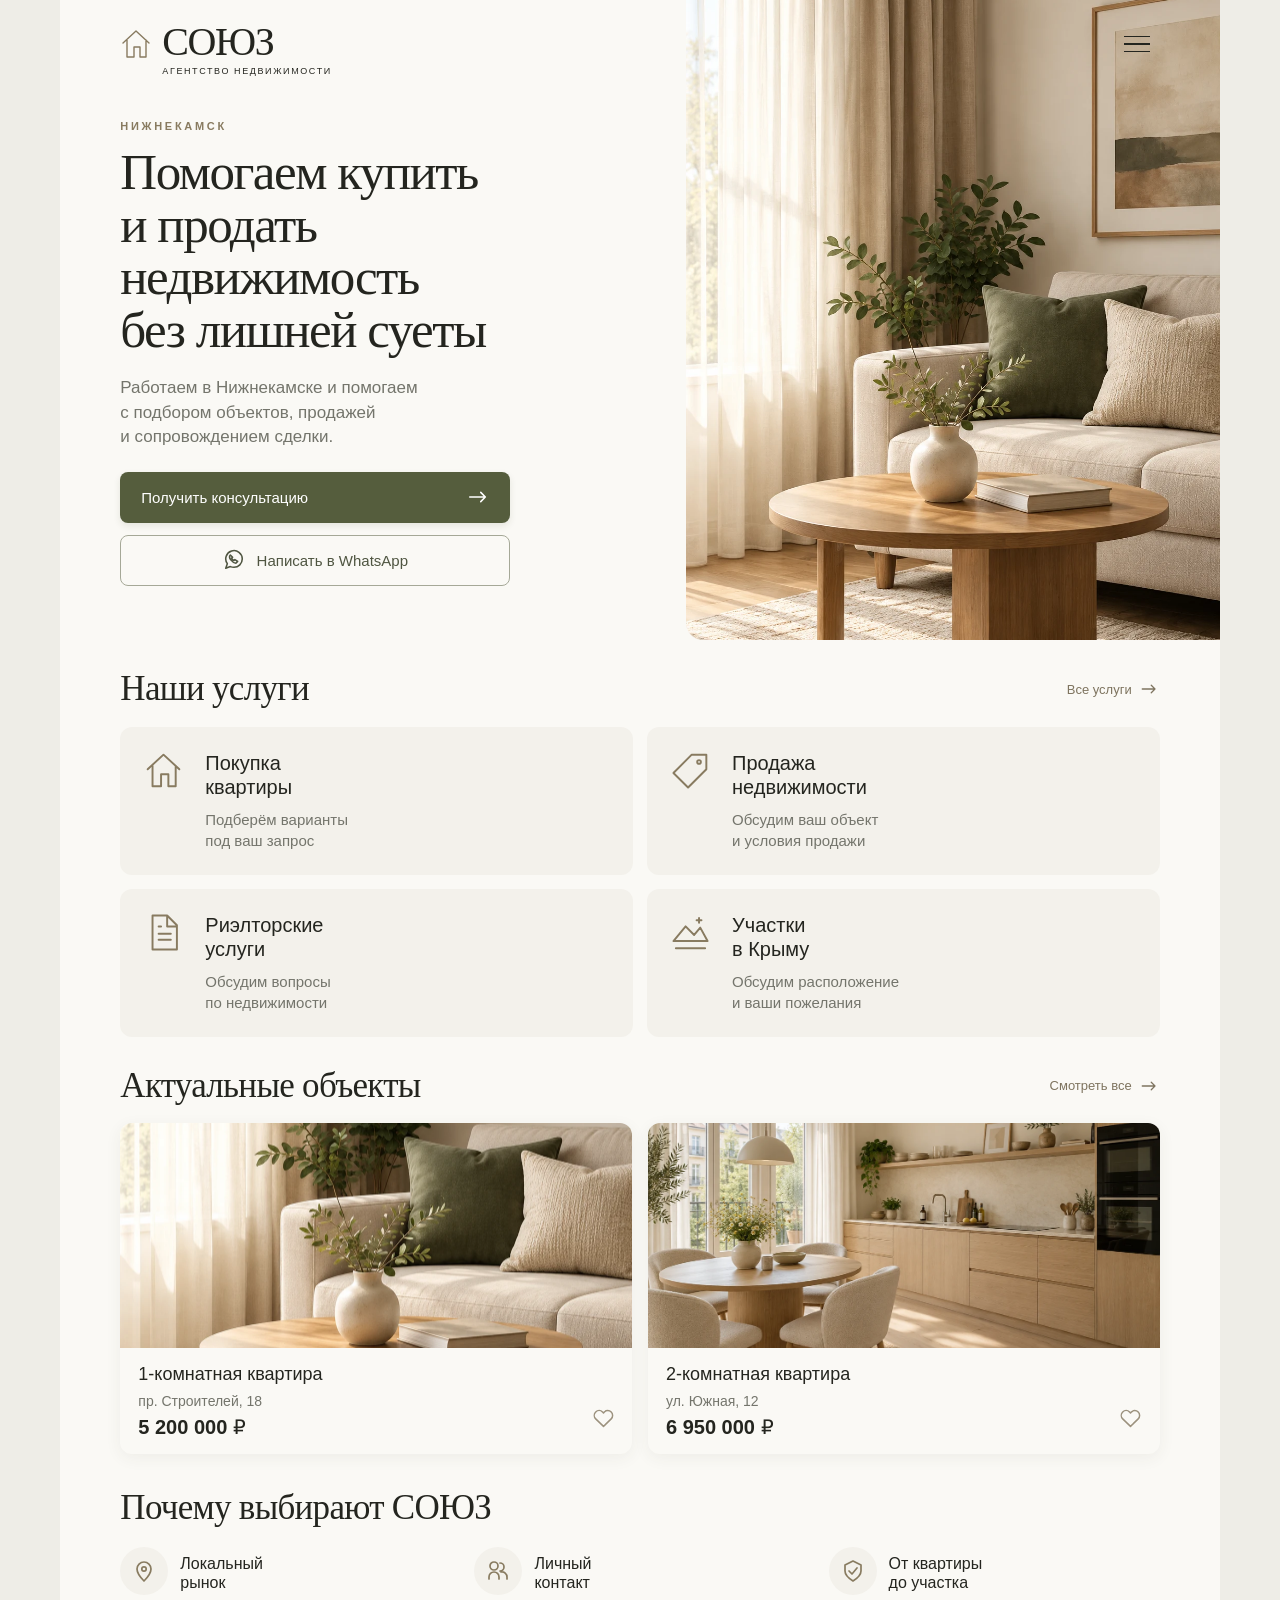
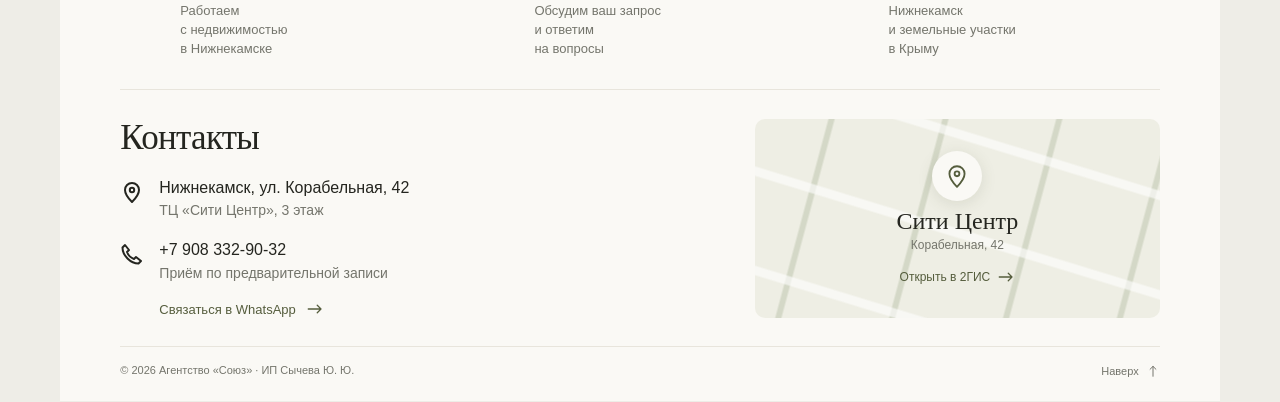
<file: index.html>
<!doctype html>
<html lang="ru">
<head>
  <meta charset="utf-8">
  <meta name="viewport" content="width=device-width,initial-scale=1">
  <meta name="theme-color" content="#f9f8f3">
  <meta name="robots" content="noindex,nofollow">
  <title>СОЮЗ — агентство недвижимости в Нижнекамске</title>
  <meta name="description" content="Риэлторские услуги в Нижнекамске и земельные участки в Крыму. Агентство СОЮЗ: ул. Корабельная, 42, ТЦ Сити Центр, 3 этаж. Приём по предварительной записи.">
  <link rel="icon" href="assets/favicon.svg" type="image/svg+xml">
  <link rel="stylesheet" href="style.css"><link rel="stylesheet" href="catalog.css"><link rel="stylesheet" href="touch.css"><link rel="stylesheet" href="motion.css">
  <script src="listings.js" defer></script>
  <script src="requests-config.js" defer></script><script src="motion.js" defer></script><script src="app-motion.js" defer></script><script src="requests-motion.js" defer></script>
<script src="touch.js" defer></script></head>
<body>
<svg class="svg-defs" xmlns="http://www.w3.org/2000/svg" aria-hidden="true"><defs>
  <symbol id="i-house" viewBox="0 0 32 32"><path d="m3 15 13-12 13 12M7 12v17h7V19h6v10h6V12"/></symbol>
  <symbol id="i-arrow" viewBox="0 0 24 24"><path d="M3 12h17m-5-5 5 5-5 5"/></symbol>
  <symbol id="i-tag" viewBox="0 0 32 32"><path d="M17 3h12v12L14 30 2 18Z"/><circle cx="23" cy="9" r="1.5"/></symbol>
  <symbol id="i-file" viewBox="0 0 32 32"><path d="M7 2h12l8 8v20H7ZM19 2v9h8M12 17h10m-10 5h10M12 11h2"/></symbol>
  <symbol id="i-land" viewBox="0 0 32 32"><path d="m2 23 10-12 7 7 5-6 6 11ZM4 29h24M23 4v4m-2-2h4"/></symbol>
  <symbol id="i-pin" viewBox="0 0 24 24"><path d="M19 10c0 5-7 12-7 12S5 15 5 10a7 7 0 1 1 14 0Z"/><circle cx="12" cy="10" r="2.2"/></symbol>
  <symbol id="i-users" viewBox="0 0 24 24"><path d="M3 20v-2a5 5 0 0 1 10 0v2m2-7a5 5 0 0 1 6 5v2M14 4a4 4 0 0 1 0 8"/><circle cx="8" cy="7" r="4"/></symbol>
  <symbol id="i-chat" viewBox="0 0 24 24"><path d="M21 11a9 9 0 0 1-9 9 10 10 0 0 1-4-.8L3 21l1.7-5A9 9 0 1 1 21 11Z"/><path d="M8 6.5c-3 3 3 9 6 9l2-2-3-2-1 1c-1.5-.5-2-1-2.5-2.5l1-1Z"/></symbol>
  <symbol id="i-phone" viewBox="0 0 24 24"><path d="M5 3 2.5 5.5c0 8 8 16 16 16L21 19l-5-4-2 2c-3.2-1.2-5.8-3.8-7-7l2-2Z"/></symbol>
  <symbol id="i-heart" viewBox="0 0 24 24"><path d="M20.8 4.6a5.5 5.5 0 0 0-7.8 0L12 5.7l-1.1-1.1a5.5 5.5 0 0 0-7.8 7.8L12 21l8.8-8.6a5.5 5.5 0 0 0 0-7.8Z"/></symbol>
  <symbol id="i-check" viewBox="0 0 24 24"><path d="m12 2 8 4v6c0 5-8 10-8 10S4 17 4 12V6Zm-4 10 3 3 5-6"/></symbol>
</defs></svg>
<a class="skip-link" href="#main">Перейти к содержимому</a>
<div class="page">
  <header class="header">
    <a class="brand" href="#" aria-label="СОЮЗ — на главную"><svg class="brand-icon"><use href="#i-house"/></svg><span><span class="brand-name">СОЮЗ</span><span class="brand-caption">АГЕНТСТВО НЕДВИЖИМОСТИ</span></span></a>
    <button class="menu-toggle" type="button" aria-label="Открыть меню" aria-expanded="false" aria-controls="navigation"><span></span><span></span><span></span></button>
    <nav id="navigation" class="navigation" aria-label="Основная навигация" inert><a href="#services">Наши услуги</a><a href="catalog.html">Недвижимость</a><a href="#about">Об агентстве</a><a href="#contacts">Контакты</a><a class="nav-phone" href="tel:+79083329032">+7 908 332-90-32</a></nav>
  </header>
  <main id="main">
    <section class="hero" aria-labelledby="hero-title">
      <div class="hero-copy">
        <p class="eyebrow">НИЖНЕКАМСК</p>
        <h1 id="hero-title">Помогаем купить<br>и продать<br>недвижимость<br>без лишней суеты</h1>
        <p class="hero-description">Работаем в Нижнекамске и помогаем<br class="ref-break"> с подбором объектов, продажей<br class="ref-break"> и сопровождением сделки.</p>
        <a class="button button-primary" href="tel:+79083329032">Получить консультацию<svg><use href="#i-arrow"/></svg></a>
        <a class="button button-whatsapp" href="https://wa.me/79083329032" target="_blank" rel="noopener noreferrer"><svg><use href="#i-chat"/></svg>Написать в WhatsApp</a>
      </div>
      <div class="hero-photo"><img src="assets/interior.webp" alt="Светлый интерьер с диваном и оливковыми подушками" width="1024" height="1536" fetchpriority="high"></div>
    </section>
    <section id="services" class="section services" aria-labelledby="services-title">
      <div class="section-heading"><h2 id="services-title">Наши услуги</h2><button class="text-link" data-dialog="all-services">Все услуги<svg><use href="#i-arrow"/></svg></button></div>
      <div class="services-grid">
        <button class="service-card reveal" data-dialog="buy"><svg><use href="#i-house"/></svg><span><strong>Покупка<br>квартиры</strong><span>Подберём варианты<br>под ваш запрос</span></span></button>
        <button class="service-card reveal" data-dialog="sell"><svg><use href="#i-tag"/></svg><span><strong>Продажа<br>недвижимости</strong><span>Обсудим ваш объект<br>и условия продажи</span></span></button>
        <button class="service-card reveal" data-dialog="agent"><svg><use href="#i-file"/></svg><span><strong>Риэлторские<br>услуги</strong><span>Обсудим вопросы<br>по недвижимости</span></span></button>
        <button class="service-card reveal" data-dialog="land"><svg><use href="#i-land"/></svg><span><strong>Участки<br>в Крыму</strong><span>Обсудим расположение<br>и ваши пожелания</span></span></button>
      </div>
    </section>
    <section id="properties" class="section properties" aria-labelledby="properties-title">
      <div class="section-heading"><h2 id="properties-title">Актуальные объекты</h2><a class="text-link" href="catalog.html">Смотреть все<svg><use href="#i-arrow"/></svg></a></div>
      <div class="properties-grid">
        <article class="property-card reveal"><a class="property-open" href="property.html?id=apartment-1"><img src="assets/interior.webp" width="1024" height="1536" alt="Светлая гостиная в спокойных оттенках" loading="lazy"><span class="property-body"><strong>1-комнатная квартира</strong><span class="property-location">пр. Строителей, 18</span><span class="property-price">5 200 000 ₽</span></span></a><button class="favorite" data-favorite="apartment-1" aria-label="Добавить 1-комнатную квартиру в избранное" aria-pressed="false"><svg><use href="#i-heart"/></svg></button></article>
        <article class="property-card reveal"><a class="property-open" href="property.html?id=apartment-2"><img src="assets/kitchen.webp" width="1536" height="1024" alt="Кухня с обеденной зоной и деревянной мебелью" loading="lazy"><span class="property-body"><strong>2-комнатная квартира</strong><span class="property-location">ул. Южная, 12</span><span class="property-price">6 950 000 ₽</span></span></a><button class="favorite" data-favorite="apartment-2" aria-label="Добавить 2-комнатную квартиру в избранное" aria-pressed="false"><svg><use href="#i-heart"/></svg></button></article>
      </div>
    </section>
    <section id="about" class="section about" aria-labelledby="about-title">
      <h2 id="about-title">Почему выбирают СОЮЗ</h2>
      <div class="benefits">
        <div class="benefit reveal"><span class="benefit-icon"><svg><use href="#i-pin"/></svg></span><div><h3>Локальный<br>рынок</h3><p>Работаем<br>с недвижимостью<br>в Нижнекамске</p></div></div>
        <div class="benefit reveal"><span class="benefit-icon"><svg><use href="#i-users"/></svg></span><div><h3>Личный<br>контакт</h3><p>Обсудим ваш запрос<br>и ответим<br>на вопросы</p></div></div>
        <div class="benefit reveal"><span class="benefit-icon"><svg><use href="#i-check"/></svg></span><div><h3>От квартиры<br>до участка</h3><p>Нижнекамск<br>и земельные участки<br>в Крыму</p></div></div>
      </div>
    </section>
    <section id="contacts" class="section contacts" aria-labelledby="contacts-title">
      <div class="contacts-copy"><h2 id="contacts-title">Контакты</h2>
        <a class="contact-line" href="https://2gis.ru/nizhnekamsk/firm/70000001098024886" target="_blank" rel="noopener noreferrer"><svg><use href="#i-pin"/></svg><span><strong>Нижнекамск, ул. Корабельная, 42</strong><span>ТЦ «Сити Центр», 3 этаж</span></span></a>
        <a class="contact-line" href="tel:+79083329032"><svg><use href="#i-phone"/></svg><span><strong>+7 908 332-90-32</strong><span>Приём по предварительной записи</span></span></a>
        <a class="contact-wa" href="https://wa.me/79083329032" target="_blank" rel="noopener noreferrer">Связаться в WhatsApp<svg><use href="#i-arrow"/></svg></a>
      </div>
      <a class="contact-map" href="https://2gis.ru/nizhnekamsk/firm/70000001098024886" target="_blank" rel="noopener noreferrer" aria-label="Открыть адрес агентства СОЮЗ в 2ГИС"><span class="map-grid" aria-hidden="true"></span><span class="map-pin"><svg><use href="#i-pin"/></svg></span><span class="map-label">Сити Центр<span>Корабельная, 42</span></span><span class="map-action">Открыть в 2ГИС<svg><use href="#i-arrow"/></svg></span></a>
    </section>
  </main>
  <footer class="footer"><span>© <span id="year">2026</span> Агентство «Союз» · ИП Сычева Ю. Ю.</span><a href="#" aria-label="Наверх">Наверх<svg><use href="#i-arrow"/></svg></a></footer>
</div>
<dialog id="service-dialog" aria-labelledby="dialog-title"><button class="dialog-close" aria-label="Закрыть окно" type="button">×</button><div class="dialog-body"><p class="eyebrow">АГЕНТСТВО СОЮЗ</p><h2 id="dialog-title"></h2><p id="dialog-description"></p><div id="dialog-options"></div><button type="button" class="button button-primary" data-service-request>Обсудить задачу<svg><use href="#i-arrow"/></svg></button><a class="dialog-phone" href="tel:+79083329032">Позвонить: +7 908 332-90-32</a></div></dialog>
<div class="sr-only" id="favorite-status" aria-live="polite"></div>
<dialog id="request-dialog" class="request-dialog" aria-labelledby="request-title"><button class="dialog-close" aria-label="Закрыть форму" type="button">×</button><div class="dialog-body"><p class="eyebrow">АГЕНТСТВО СОЮЗ</p><h2 id="request-title">Оставьте пожелания</h2><form id="request-form" novalidate><p id="request-intro" class="form-intro"></p><div class="form-grid"><label>Как к вам обращаться<input name="clientName" autocomplete="name" maxlength="80" required placeholder="Ваше имя" aria-describedby="clientName-error"><span id="clientName-error" class="field-error"></span></label><label>Телефон<input name="phone" type="tel" inputmode="tel" autocomplete="tel" maxlength="20" required placeholder="+7 900 000-00-00" aria-describedby="phone-error"><span id="phone-error" class="field-error"></span></label></div><label class="form-wish">Ваши пожелания<textarea name="wish" rows="4" minlength="10" maxlength="1500" required placeholder="Например: 2-комнатная квартира в Нижнекамске, до 7 млн ₽. Рассмотрим варианты с кухней от 10 м²." aria-describedby="wish-error"></textarea><span id="wish-error" class="field-error"></span></label><div id="viewing-fields" class="form-grid" hidden><label>Удобная дата<input name="viewingDate" type="date" aria-describedby="viewingDate-error"><span id="viewingDate-error" class="field-error"></span></label><label>Удобное время<select name="viewingTime"><option value="">Обсудить по телефону</option><option>Утром, 9:00–12:00</option><option>Днём, 12:00–17:00</option><option>Вечером, 17:00–20:00</option></select></label></div><label class="consent"><input name="consent" type="checkbox" required aria-describedby="consent-error"><span>Согласен на обработку указанных данных агентством «Союз» для подбора недвижимости и обратного звонка.</span></label><span id="consent-error" class="field-error"></span><p id="request-error" class="field-error" role="alert" tabindex="-1"></p><button type="submit" class="button button-primary">Оставить пожелания</button><p class="form-phone">Или позвоните: <a href="tel:+79083329032">+7 908 332-90-32</a></p></form><div id="request-success" class="request-success" hidden><span class="success-icon"><svg><use href="#i-check"/></svg></span><h3 id="request-success-title" tabindex="-1">Ваши пожелания сохранены</h3><p id="request-success-text"></p><button class="button button-primary" type="button" data-close-dialog>Готово</button></div></div></dialog></body>
</html>
</file>
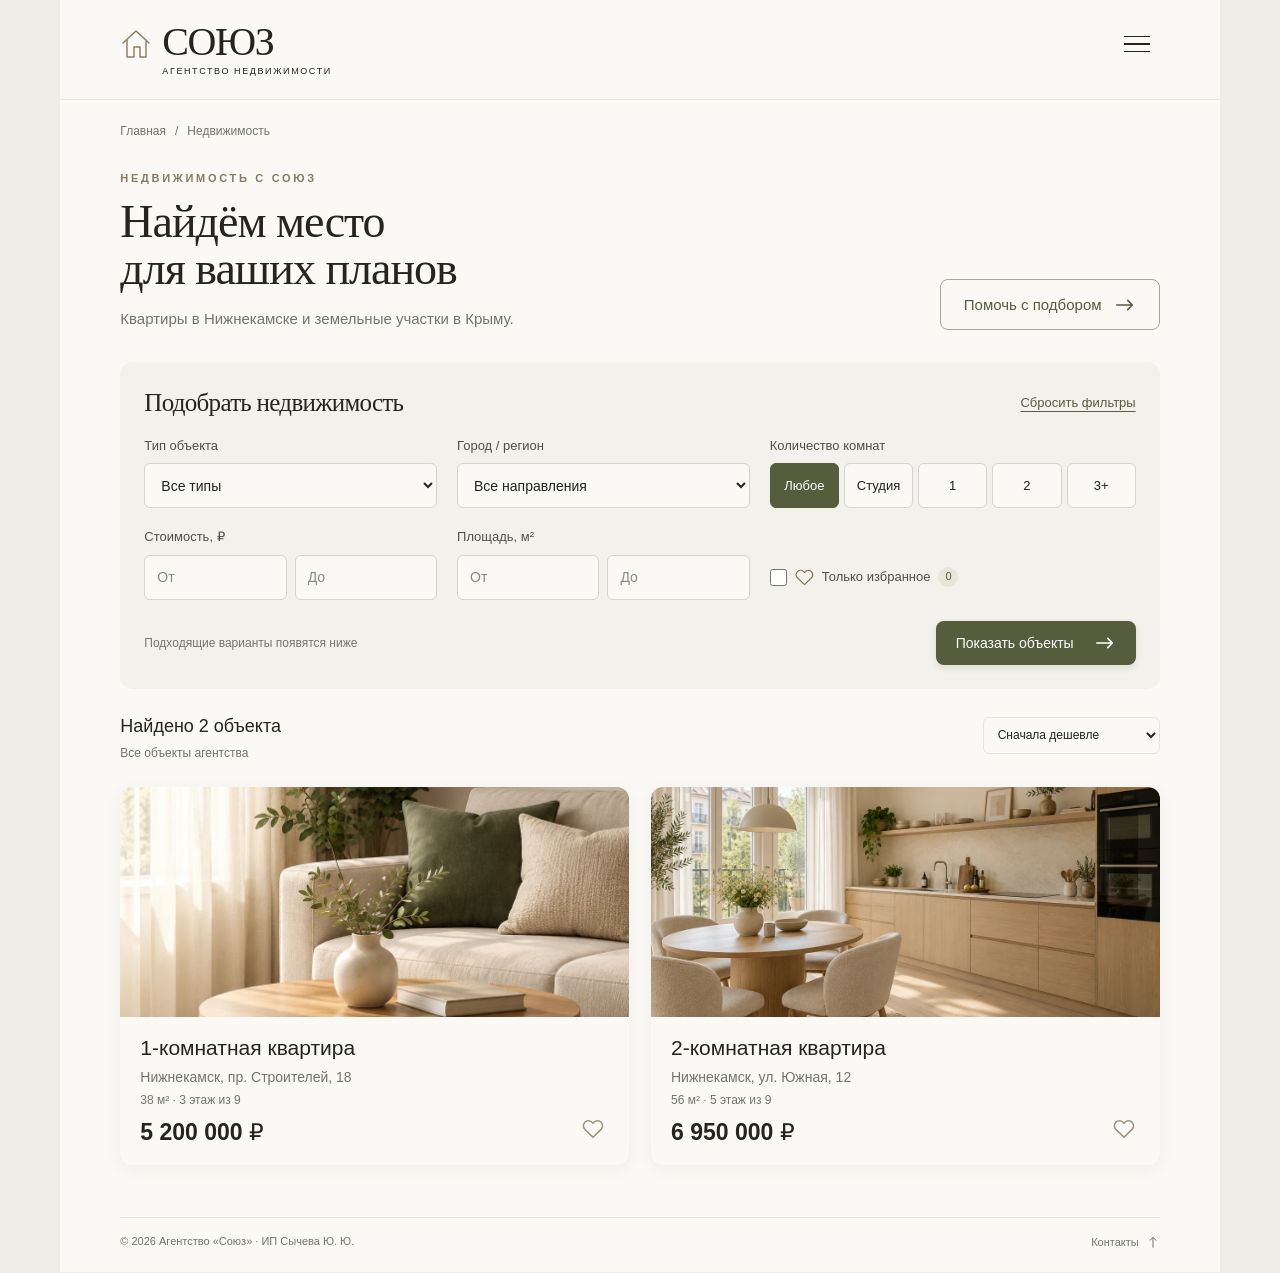
<file: catalog.html>
<!doctype html><html lang="ru"><head><meta charset="utf-8"><meta name="viewport" content="width=device-width,initial-scale=1"><meta name="robots" content="noindex,nofollow"><meta name="theme-color" content="#faf9f5"><title>Все объявления — СОЮЗ</title><meta name="description" content="Квартиры в Нижнекамске и подбор земельных участков в Крыму. Агентство недвижимости Союз."><link rel="icon" href="assets/favicon.svg" type="image/svg+xml"><link rel="stylesheet" href="style.css"><link rel="stylesheet" href="catalog.css"><link rel="stylesheet" href="touch.css"><link rel="stylesheet" href="motion.css"><script src="listings.js" defer></script><script src="requests-config.js" defer></script><script src="motion.js" defer></script><script src="app-motion.js" defer></script><script src="requests-motion.js" defer></script><script src="catalog-motion.js" defer></script><script src="touch.js" defer></script></head><body class="inner-page"><svg class="svg-defs" xmlns="http://www.w3.org/2000/svg" aria-hidden="true"><defs>
  <symbol id="i-house" viewBox="0 0 32 32"><path d="m3 15 13-12 13 12M7 12v17h7V19h6v10h6V12"/></symbol>
  <symbol id="i-arrow" viewBox="0 0 24 24"><path d="M3 12h17m-5-5 5 5-5 5"/></symbol>
  <symbol id="i-tag" viewBox="0 0 32 32"><path d="M17 3h12v12L14 30 2 18Z"/><circle cx="23" cy="9" r="1.5"/></symbol>
  <symbol id="i-file" viewBox="0 0 32 32"><path d="M7 2h12l8 8v20H7ZM19 2v9h8M12 17h10m-10 5h10M12 11h2"/></symbol>
  <symbol id="i-land" viewBox="0 0 32 32"><path d="m2 23 10-12 7 7 5-6 6 11ZM4 29h24M23 4v4m-2-2h4"/></symbol>
  <symbol id="i-pin" viewBox="0 0 24 24"><path d="M19 10c0 5-7 12-7 12S5 15 5 10a7 7 0 1 1 14 0Z"/><circle cx="12" cy="10" r="2.2"/></symbol>
  <symbol id="i-users" viewBox="0 0 24 24"><path d="M3 20v-2a5 5 0 0 1 10 0v2m2-7a5 5 0 0 1 6 5v2M14 4a4 4 0 0 1 0 8"/><circle cx="8" cy="7" r="4"/></symbol>
  <symbol id="i-chat" viewBox="0 0 24 24"><path d="M21 11a9 9 0 0 1-9 9 10 10 0 0 1-4-.8L3 21l1.7-5A9 9 0 1 1 21 11Z"/><path d="M8 6.5c-3 3 3 9 6 9l2-2-3-2-1 1c-1.5-.5-2-1-2.5-2.5l1-1Z"/></symbol>
  <symbol id="i-phone" viewBox="0 0 24 24"><path d="M5 3 2.5 5.5c0 8 8 16 16 16L21 19l-5-4-2 2c-3.2-1.2-5.8-3.8-7-7l2-2Z"/></symbol>
  <symbol id="i-heart" viewBox="0 0 24 24"><path d="M20.8 4.6a5.5 5.5 0 0 0-7.8 0L12 5.7l-1.1-1.1a5.5 5.5 0 0 0-7.8 7.8L12 21l8.8-8.6a5.5 5.5 0 0 0 0-7.8Z"/></symbol>
  <symbol id="i-check" viewBox="0 0 24 24"><path d="m12 2 8 4v6c0 5-8 10-8 10S4 17 4 12V6Zm-4 10 3 3 5-6"/></symbol>
</defs></svg><a class="skip-link" href="#main">Перейти к содержимому</a><div class="page"><header class="header"><a class="brand" href="index.html" aria-label="СОЮЗ — на главную"><svg class="brand-icon"><use href="#i-house"/></svg><span><span class="brand-name">СОЮЗ</span><span class="brand-caption">АГЕНТСТВО НЕДВИЖИМОСТИ</span></span></a><button class="menu-toggle" type="button" aria-label="Открыть меню" aria-expanded="false" aria-controls="navigation"><span></span><span></span><span></span></button><nav id="navigation" class="navigation" aria-label="Основная навигация" inert><a href="catalog.html">Все объявления</a><a href="catalog.html?favorites=1">Избранное <span data-favorites-count>0</span></a><a href="index.html#services">Наши услуги</a><a href="index.html#contacts">Контакты</a><a class="nav-phone" href="tel:+79083329032">+7 908 332-90-32</a></nav></header><main id="main" class="inner-main"><div class="breadcrumb"><a href="index.html">Главная</a><span aria-hidden="true">/</span><span>Недвижимость</span></div><div class="inner-heading"><div><p class="eyebrow">НЕДВИЖИМОСТЬ С СОЮЗ</p><h1>Найдём место<br>для ваших планов</h1><p class="inner-subtitle">Квартиры в Нижнекамске и земельные участки в Крыму.</p></div><button id="catalog-request" class="button button-outline" type="button">Помочь с подбором<svg><use href="#i-arrow"/></svg></button></div>
<form id="filters" class="filters"><div class="filters-top"><h2>Подобрать недвижимость</h2><button class="reset-link" type="reset">Сбросить фильтры</button></div><div class="filter-grid"><label>Тип объекта<select name="type"><option value="">Все типы</option><option value="apartment">Квартиры</option><option value="land">Земельные участки</option></select></label><label>Город / регион<select name="location"><option value="">Все направления</option><option value="nizhnekamsk">Нижнекамск</option><option value="crimea">Крым</option></select></label><fieldset id="rooms-filter" class="rooms-filter"><legend>Количество комнат</legend><div class="room-options"><label><input type="radio" name="rooms" value="" checked><span>Любое</span></label><label><input type="radio" name="rooms" value="studio"><span>Студия</span></label><label><input type="radio" name="rooms" value="1"><span>1</span></label><label><input type="radio" name="rooms" value="2"><span>2</span></label><label><input type="radio" name="rooms" value="3"><span>3+</span></label></div></fieldset><fieldset class="filter-range"><legend>Стоимость, ₽</legend><div><label><span class="sr-only">Цена от</span><input name="priceMin" type="number" min="0" step="1" max="9999999999" inputmode="numeric" placeholder="От"></label><label><span class="sr-only">Цена до</span><input name="priceMax" type="number" min="0" step="1" max="9999999999" inputmode="numeric" placeholder="До"></label></div></fieldset><fieldset class="filter-range"><legend>Площадь, м²</legend><div><label><span class="sr-only">Площадь от</span><input name="areaMin" type="number" min="0" step="1" max="9999999" inputmode="numeric" placeholder="От"></label><label><span class="sr-only">Площадь до</span><input name="areaMax" type="number" min="0" step="1" max="9999999" inputmode="numeric" placeholder="До"></label></div></fieldset><label class="favorites-filter"><input type="checkbox" name="favorites"><svg><use href="#i-heart"/></svg><span>Только избранное</span><span class="favorites-count" data-favorites-count>0</span></label></div><p id="filter-error" class="field-error" role="alert"></p><div class="filter-bottom"><span>Подходящие варианты появятся ниже</span><button class="button button-primary" type="submit">Показать объекты<svg><use href="#i-arrow"/></svg></button></div>
<div class="results-heading"><div><h2 id="results-count" aria-live="polite">Найдено 2 объекта</h2><p id="filter-summary">Все объекты агентства</p></div><label class="sort-label"><span class="sr-only">Сортировка</span><select name="sort"><option value="price-asc">Сначала дешевле</option><option value="price-desc">Сначала дороже</option><option value="area-desc">Сначала просторнее</option></select></label></div></form>
<div id="catalog-results"><div id="catalog-grid" class="properties-grid catalog-grid"></div><section id="catalog-empty" class="empty-state" hidden aria-labelledby="empty-title"><span class="empty-icon"><svg><use href="#i-house"/></svg></span><p class="eyebrow">ВАШ ВАРИАНТ ЕЩЁ ВПЕРЕДИ</p><h2 id="empty-title">Пока нет подходящих вариантов</h2><p>Оставьте пожелания и номер телефона. Как только появится подходящий объект, мы вам позвоним.</p><div class="empty-actions"><button id="request-selection" class="button button-primary" type="button">Оставить пожелания<svg><use href="#i-arrow"/></svg></button><button id="empty-reset" class="reset-link" type="button">Посмотреть все объекты</button></div></section><noscript><p>Для работы фильтров включите JavaScript. По вопросам подбора позвоните: <a href="tel:+79083329032">+7 908 332-90-32</a>.</p></noscript></div></main><footer class="footer"><span>© <span data-year>2026</span> Агентство «Союз» · ИП Сычева Ю. Ю.</span><a href="index.html#contacts">Контакты<svg><use href="#i-arrow"/></svg></a></footer></div><dialog id="request-dialog" class="request-dialog" aria-labelledby="request-title"><button class="dialog-close" aria-label="Закрыть форму" type="button">×</button><div class="dialog-body"><p class="eyebrow">АГЕНТСТВО СОЮЗ</p><h2 id="request-title">Оставьте пожелания</h2><form id="request-form" novalidate><p id="request-intro" class="form-intro"></p><div class="form-grid"><label>Как к вам обращаться<input name="clientName" autocomplete="name" maxlength="80" required placeholder="Ваше имя" aria-describedby="clientName-error"><span id="clientName-error" class="field-error"></span></label><label>Телефон<input name="phone" type="tel" inputmode="tel" autocomplete="tel" maxlength="20" required placeholder="+7 900 000-00-00" aria-describedby="phone-error"><span id="phone-error" class="field-error"></span></label></div><label class="form-wish">Ваши пожелания<textarea name="wish" rows="4" minlength="10" maxlength="1500" required placeholder="Например: 2-комнатная квартира в Нижнекамске, до 7 млн ₽. Рассмотрим варианты с кухней от 10 м²." aria-describedby="wish-error"></textarea><span id="wish-error" class="field-error"></span></label><div id="viewing-fields" class="form-grid" hidden><label>Удобная дата<input name="viewingDate" type="date" aria-describedby="viewingDate-error"><span id="viewingDate-error" class="field-error"></span></label><label>Удобное время<select name="viewingTime"><option value="">Обсудить по телефону</option><option>Утром, 9:00–12:00</option><option>Днём, 12:00–17:00</option><option>Вечером, 17:00–20:00</option></select></label></div><label class="consent"><input name="consent" type="checkbox" required aria-describedby="consent-error"><span>Согласен на обработку указанных данных агентством «Союз» для подбора недвижимости и обратного звонка.</span></label><span id="consent-error" class="field-error"></span><p id="request-error" class="field-error" role="alert" tabindex="-1"></p><button type="submit" class="button button-primary">Оставить пожелания</button><p class="form-phone">Или позвоните: <a href="tel:+79083329032">+7 908 332-90-32</a></p></form><div id="request-success" class="request-success" hidden><span class="success-icon"><svg><use href="#i-check"/></svg></span><h3 id="request-success-title" tabindex="-1">Ваши пожелания сохранены</h3><p id="request-success-text"></p><button class="button button-primary" type="button" data-close-dialog>Готово</button></div></div></dialog><div class="sr-only" id="favorite-status" aria-live="polite"></div></body></html>
</file>
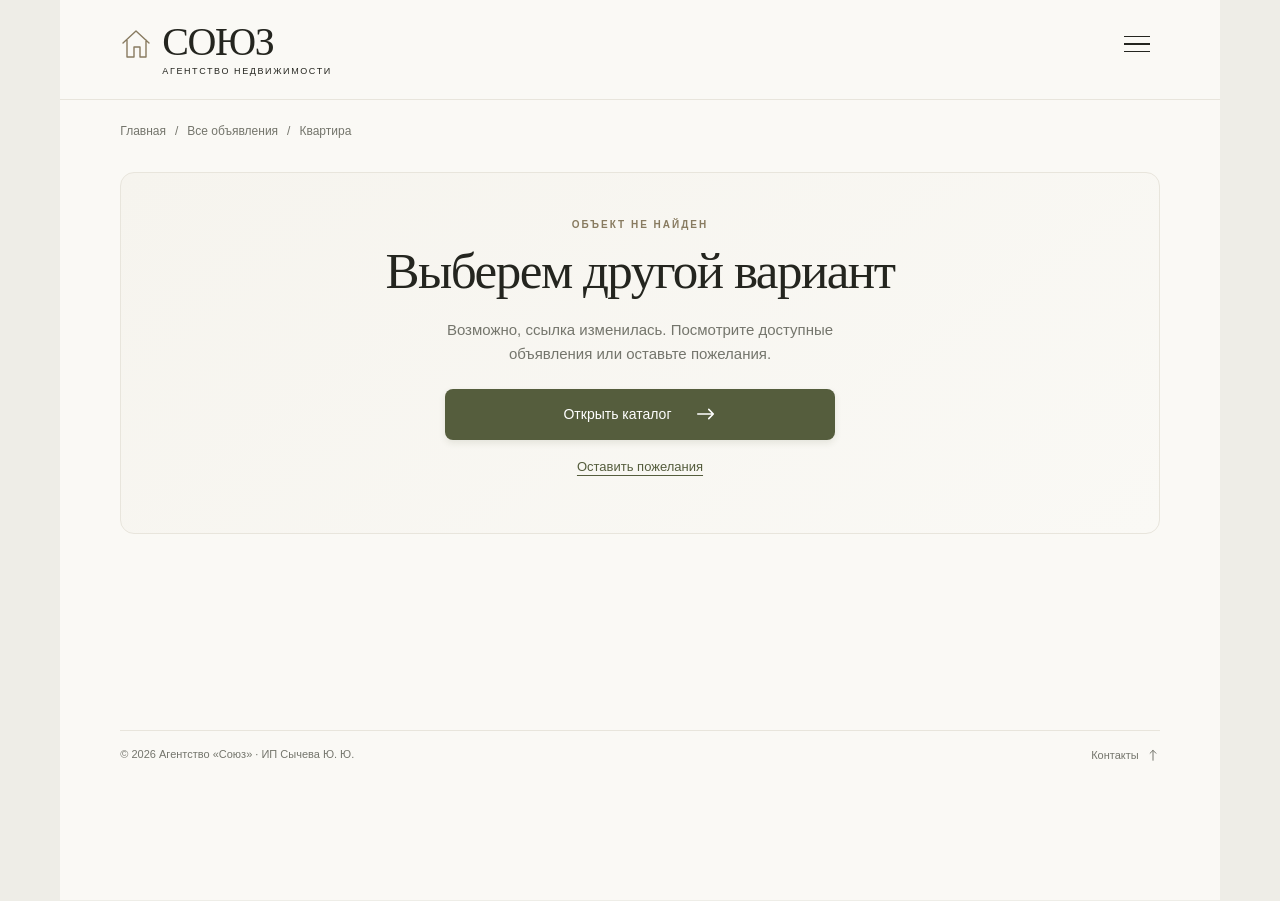
<file: property.html>
<!doctype html><html lang="ru"><head><meta charset="utf-8"><meta name="viewport" content="width=device-width,initial-scale=1"><meta name="robots" content="noindex,nofollow"><meta name="theme-color" content="#faf9f5"><title>Объявление — СОЮЗ</title><meta name="description" content="Квартиры в Нижнекамске и подбор земельных участков в Крыму. Агентство недвижимости Союз."><link rel="icon" href="assets/favicon.svg" type="image/svg+xml"><link rel="stylesheet" href="style.css"><link rel="stylesheet" href="catalog.css"><link rel="stylesheet" href="touch.css"><link rel="stylesheet" href="motion.css"><script src="listings.js" defer></script><script src="requests-config.js" defer></script><script src="motion.js" defer></script><script src="app-motion.js" defer></script><script src="requests-motion.js" defer></script><script src="property-motion.js" defer></script><script src="touch.js" defer></script></head><body class="inner-page"><svg class="svg-defs" xmlns="http://www.w3.org/2000/svg" aria-hidden="true"><defs>
  <symbol id="i-house" viewBox="0 0 32 32"><path d="m3 15 13-12 13 12M7 12v17h7V19h6v10h6V12"/></symbol>
  <symbol id="i-arrow" viewBox="0 0 24 24"><path d="M3 12h17m-5-5 5 5-5 5"/></symbol>
  <symbol id="i-tag" viewBox="0 0 32 32"><path d="M17 3h12v12L14 30 2 18Z"/><circle cx="23" cy="9" r="1.5"/></symbol>
  <symbol id="i-file" viewBox="0 0 32 32"><path d="M7 2h12l8 8v20H7ZM19 2v9h8M12 17h10m-10 5h10M12 11h2"/></symbol>
  <symbol id="i-land" viewBox="0 0 32 32"><path d="m2 23 10-12 7 7 5-6 6 11ZM4 29h24M23 4v4m-2-2h4"/></symbol>
  <symbol id="i-pin" viewBox="0 0 24 24"><path d="M19 10c0 5-7 12-7 12S5 15 5 10a7 7 0 1 1 14 0Z"/><circle cx="12" cy="10" r="2.2"/></symbol>
  <symbol id="i-users" viewBox="0 0 24 24"><path d="M3 20v-2a5 5 0 0 1 10 0v2m2-7a5 5 0 0 1 6 5v2M14 4a4 4 0 0 1 0 8"/><circle cx="8" cy="7" r="4"/></symbol>
  <symbol id="i-chat" viewBox="0 0 24 24"><path d="M21 11a9 9 0 0 1-9 9 10 10 0 0 1-4-.8L3 21l1.7-5A9 9 0 1 1 21 11Z"/><path d="M8 6.5c-3 3 3 9 6 9l2-2-3-2-1 1c-1.5-.5-2-1-2.5-2.5l1-1Z"/></symbol>
  <symbol id="i-phone" viewBox="0 0 24 24"><path d="M5 3 2.5 5.5c0 8 8 16 16 16L21 19l-5-4-2 2c-3.2-1.2-5.8-3.8-7-7l2-2Z"/></symbol>
  <symbol id="i-heart" viewBox="0 0 24 24"><path d="M20.8 4.6a5.5 5.5 0 0 0-7.8 0L12 5.7l-1.1-1.1a5.5 5.5 0 0 0-7.8 7.8L12 21l8.8-8.6a5.5 5.5 0 0 0 0-7.8Z"/></symbol>
  <symbol id="i-check" viewBox="0 0 24 24"><path d="m12 2 8 4v6c0 5-8 10-8 10S4 17 4 12V6Zm-4 10 3 3 5-6"/></symbol>
</defs></svg><a class="skip-link" href="#main">Перейти к содержимому</a><div class="page"><header class="header"><a class="brand" href="index.html" aria-label="СОЮЗ — на главную"><svg class="brand-icon"><use href="#i-house"/></svg><span><span class="brand-name">СОЮЗ</span><span class="brand-caption">АГЕНТСТВО НЕДВИЖИМОСТИ</span></span></a><button class="menu-toggle" type="button" aria-label="Открыть меню" aria-expanded="false" aria-controls="navigation"><span></span><span></span><span></span></button><nav id="navigation" class="navigation" aria-label="Основная навигация" inert><a href="catalog.html">Все объявления</a><a href="catalog.html?favorites=1">Избранное <span data-favorites-count>0</span></a><a href="index.html#services">Наши услуги</a><a href="index.html#contacts">Контакты</a><a class="nav-phone" href="tel:+79083329032">+7 908 332-90-32</a></nav></header><main id="main" class="inner-main property-main"><div class="breadcrumb"><a href="index.html">Главная</a><span aria-hidden="true">/</span><a href="catalog.html" data-catalog-back>Все объявления</a><span aria-hidden="true">/</span><span>Квартира</span></div><div id="property-content"><div class="property-heading"><div><p class="eyebrow">НЕДВИЖИМОСТЬ С СОЮЗ</p><h1 id="property-title">Квартира</h1><p id="property-address" class="property-address"></p></div><div class="property-tools"><button id="property-favorite" type="button" class="tool-button" aria-pressed="false" aria-label="Добавить в избранное"><svg><use href="#i-heart"/></svg><span>Избранное</span></button><button id="share-property" type="button" class="tool-button"><svg><use href="#i-arrow"/></svg><span>Поделиться</span></button></div></div><p id="share-status" class="share-status" aria-live="polite"></p><input id="share-url" class="share-url" readonly hidden aria-label="Ссылка на объявление"><div class="property-layout"><div class="property-primary"><button id="property-zoom" class="property-photo" type="button" aria-label="Увеличить фотографию"><img id="property-image" src="assets/interior.webp" alt="Интерьер квартиры" width="1200" height="800"><span>Смотреть фото<svg><use href="#i-arrow"/></svg></span></button><div class="property-info"><h2>Об этой квартире</h2><p id="property-description"></p><p id="property-details"></p><h2>Характеристики</h2><dl id="property-characteristics" class="characteristics"></dl></div></div><aside class="property-sidebar"><p class="eyebrow">СТОИМОСТЬ ОБЪЕКТА</p><p id="property-price" class="detail-price"></p><p id="price-per-meter" class="price-per-meter"></p><div class="agent-note"><svg><use href="#i-house"/></svg><div><strong>Агентство СОЮЗ</strong><span>Нижнекамск · приём по записи</span></div></div><p>Уточните детали и согласуйте удобное время просмотра.</p><button class="button button-primary" type="button" data-viewing>Записаться на просмотр<svg><use href="#i-arrow"/></svg></button><a class="button button-outline" href="tel:+79083329032"><svg><use href="#i-phone"/></svg>+7 908 332-90-32</a><button id="property-question" class="reset-link" type="button">Задать вопрос об объекте</button></aside></div><section class="similar-section"><div class="section-heading"><h2>Ещё один вариант</h2><a class="text-link" href="catalog.html" data-catalog-back>Все объявления<svg><use href="#i-arrow"/></svg></a></div><div id="similar-listings" class="properties-grid catalog-grid"></div></section></div><section id="property-missing" class="empty-state" hidden><p class="eyebrow">ОБЪЕКТ НЕ НАЙДЕН</p><h1>Выберем другой вариант</h1><p>Возможно, ссылка изменилась. Посмотрите доступные объявления или оставьте пожелания.</p><a href="catalog.html" class="button button-primary">Открыть каталог<svg><use href="#i-arrow"/></svg></a><button type="button" class="reset-link" data-request>Оставить пожелания</button></section><noscript><p>Для просмотра объявления включите JavaScript или позвоните <a href="tel:+79083329032">+7 908 332-90-32</a>.</p></noscript></main><dialog id="photo-dialog" class="photo-dialog" aria-label="Фотография квартиры"><button class="dialog-close" type="button" aria-label="Закрыть фотографию">×</button><img id="zoom-image" src="assets/interior.webp" alt="Интерьер квартиры" width="1024" height="1536"></dialog><footer class="footer"><span>© <span data-year>2026</span> Агентство «Союз» · ИП Сычева Ю. Ю.</span><a href="index.html#contacts">Контакты<svg><use href="#i-arrow"/></svg></a></footer></div><dialog id="request-dialog" class="request-dialog" aria-labelledby="request-title"><button class="dialog-close" aria-label="Закрыть форму" type="button">×</button><div class="dialog-body"><p class="eyebrow">АГЕНТСТВО СОЮЗ</p><h2 id="request-title">Оставьте пожелания</h2><form id="request-form" novalidate><p id="request-intro" class="form-intro"></p><div class="form-grid"><label>Как к вам обращаться<input name="clientName" autocomplete="name" maxlength="80" required placeholder="Ваше имя" aria-describedby="clientName-error"><span id="clientName-error" class="field-error"></span></label><label>Телефон<input name="phone" type="tel" inputmode="tel" autocomplete="tel" maxlength="20" required placeholder="+7 900 000-00-00" aria-describedby="phone-error"><span id="phone-error" class="field-error"></span></label></div><label class="form-wish">Ваши пожелания<textarea name="wish" rows="4" minlength="10" maxlength="1500" required placeholder="Например: 2-комнатная квартира в Нижнекамске, до 7 млн ₽. Рассмотрим варианты с кухней от 10 м²." aria-describedby="wish-error"></textarea><span id="wish-error" class="field-error"></span></label><div id="viewing-fields" class="form-grid" hidden><label>Удобная дата<input name="viewingDate" type="date" aria-describedby="viewingDate-error"><span id="viewingDate-error" class="field-error"></span></label><label>Удобное время<select name="viewingTime"><option value="">Обсудить по телефону</option><option>Утром, 9:00–12:00</option><option>Днём, 12:00–17:00</option><option>Вечером, 17:00–20:00</option></select></label></div><label class="consent"><input name="consent" type="checkbox" required aria-describedby="consent-error"><span>Согласен на обработку указанных данных агентством «Союз» для подбора недвижимости и обратного звонка.</span></label><span id="consent-error" class="field-error"></span><p id="request-error" class="field-error" role="alert" tabindex="-1"></p><button type="submit" class="button button-primary">Оставить пожелания</button><p class="form-phone">Или позвоните: <a href="tel:+79083329032">+7 908 332-90-32</a></p></form><div id="request-success" class="request-success" hidden><span class="success-icon"><svg><use href="#i-check"/></svg></span><h3 id="request-success-title" tabindex="-1">Ваши пожелания сохранены</h3><p id="request-success-text"></p><button class="button button-primary" type="button" data-close-dialog>Готово</button></div></div></dialog><div class="sr-only" id="favorite-status" aria-live="polite"></div></body></html>
</file>
<file: style.css>
:root{--bg:#faf9f5;--surface:#f3f1eb;--ink:#24251f;--muted:#74756c;--olive:#555d3d;--gold:#887b60;--line:#e8e5dc;--serif:'Times New Roman',Georgia,serif;--sans:Arial,Helvetica,sans-serif;color-scheme:light;font-family:var(--sans);color:var(--ink);background:#eeede7;font-synthesis:none}
*{box-sizing:border-box}html{scroll-behavior:smooth;scroll-padding-top:24px}body{margin:0}button,a{-webkit-tap-highlight-color:transparent}button{font:inherit;color:inherit;cursor:pointer}a{color:inherit;text-decoration:none}button{border:0}svg{fill:none;stroke:currentColor;stroke-width:1.7;stroke-linecap:round;stroke-linejoin:round;flex-shrink:0}img{display:block;max-width:100%;object-fit:cover}.svg-defs{position:absolute;width:0;height:0;overflow:hidden}.page{max-width:1160px;margin:auto;background:var(--bg);overflow:clip}.header{height:100px;padding:22px 5.2%;display:flex;align-items:flex-start;justify-content:space-between;position:relative;z-index:5}.brand{display:flex;align-items:flex-start;gap:10px}.brand-icon{width:32px;height:32px;margin-top:6px;color:var(--gold);stroke-width:1.4}.brand-name{display:block;font-family:var(--serif);font-size:40px;line-height:1;letter-spacing:-1.4px}.brand-caption{display:block;font-size:9px;letter-spacing:1.6px;margin-top:4px}.menu-toggle{position:relative;display:grid;align-content:center;gap:6px;width:44px;height:44px;background:transparent;z-index:7;padding:8px}.menu-toggle span{width:26px;height:1.5px;background:var(--ink);transition:transform .25s,opacity .2s}.menu-toggle[aria-expanded=true] span:first-child{transform:translateY(7.5px) rotate(45deg)}.menu-toggle[aria-expanded=true] span:nth-child(2){opacity:0}.menu-toggle[aria-expanded=true] span:last-child{transform:translateY(-7.5px) rotate(-45deg)}.navigation{position:absolute;right:4%;top:76px;background:var(--bg);box-shadow:0 10px 50px #25251f22;border:1px solid var(--line);border-radius:10px;padding:20px;min-width:260px;display:grid;gap:0;opacity:0;visibility:hidden;transform:translateY(-8px);transition:.22s}.navigation.open{opacity:1;visibility:visible;transform:none}.navigation a{padding:13px 10px;border-bottom:1px solid var(--line);font-size:15px}.navigation .nav-phone{border:0;color:var(--olive)}.hero{position:relative;padding:20px 5.2% 40px;min-height:540px}.hero-copy{position:relative;z-index:1;width:53%}.eyebrow{font-size:11px;letter-spacing:2.7px;color:var(--gold);font-weight:600;margin:0 0 14px}h1,h2,h3,p{margin-top:0}h1,h2{font-family:var(--serif);font-weight:400}h1{font-size:51px;line-height:1.03;letter-spacing:-1.5px;margin-bottom:20px}h2{font-size:35px;line-height:1.1;letter-spacing:-.7px;margin-bottom:0}.hero-description{font-size:17px;line-height:1.45;color:var(--muted);margin-bottom:22px}.button{display:flex;align-items:center;justify-content:center;gap:12px;min-height:51px;border-radius:8px;font-size:15px;transition:background .2s,transform .2s,box-shadow .2s;max-width:390px}.button svg{width:22px;height:22px}.button-primary{background:var(--olive);color:#fff;box-shadow:0 3px 7px #35401e1b}.hero .button-primary{justify-content:space-between;padding:0 21px}.button-whatsapp{border:1px solid #a5a897;color:#4f5541;margin-top:12px;font-weight:500;background:#faf9f566}.hero-photo{position:absolute;right:0;top:-100px;bottom:0;width:46%;overflow:hidden;border-bottom-left-radius:17px}.hero-photo img{width:100%;height:100%;object-position:58% center}.section{padding:30px 5.2% 0}.section-heading{display:flex;align-items:center;justify-content:space-between;gap:12px;margin-bottom:18px}.text-link{display:inline-flex;align-items:center;gap:6px;background:transparent;color:#7e745f;font-size:13px;white-space:nowrap;padding:9px 0}.text-link svg{width:22px;height:18px}.services-grid{display:grid;grid-template-columns:repeat(2,minmax(0,1fr));gap:14px}.service-card{padding:24px;display:flex;align-items:flex-start;gap:22px;background:var(--surface);text-align:left;border-radius:12px;min-height:145px;transition:background .2s,transform .25s}.service-card>svg{width:39px;height:39px;color:var(--gold);stroke-width:1.6}.service-card strong{display:block;font-weight:400;font-size:20px;line-height:1.2;margin-bottom:10px}.service-card span span{display:block;font-size:15px;line-height:1.4;color:var(--muted)}.properties-grid{display:grid;grid-template-columns:repeat(2,minmax(0,1fr));gap:16px}.property-card{padding:0;text-align:left;background:var(--bg);border-radius:12px;overflow:hidden;box-shadow:0 4px 16px #423d3010;transition:transform .25s,box-shadow .25s}.property-open>img{width:100%;height:225px;object-position:center 62%;transition:transform .6s}.property-body{display:block;padding:16px 18px}.property-body>strong{display:block;font-size:18px;font-weight:500;line-height:1.2}.property-location{display:block;color:var(--muted);font-size:14px;margin-top:7px}.property-action{display:flex;align-items:center;justify-content:space-between;font-size:16px;margin-top:8px}.property-action svg{width:22px;height:20px;color:var(--gold)}.about{padding-top:35px}.benefits{display:grid;grid-template-columns:repeat(3,minmax(0,1fr));gap:23px;margin-top:20px}.benefit{display:flex;gap:12px;align-items:flex-start}.benefit-icon{display:grid;place-items:center;flex-shrink:0;width:48px;height:48px;background:var(--surface);border-radius:50%;color:var(--gold)}.benefit-icon svg{width:24px;height:24px}.benefit h3{font-size:16px;font-weight:500;line-height:1.2;margin:7px 0 10px}.benefit p{color:var(--muted);font-size:13px;line-height:1.45;margin-bottom:0}.contacts{margin-top:30px;display:grid;grid-template-columns:1.5fr 1fr;gap:28px;padding-bottom:28px;position:relative}.contacts:before{content:'';position:absolute;left:5.2%;right:5.2%;top:0;border-top:1px solid var(--line)}.contact-line{display:flex;align-items:flex-start;gap:15px;margin-top:20px}.contact-line>svg{width:24px;height:24px;margin-top:2px;stroke-width:2}.contact-line strong{display:block;font-size:16px;font-weight:400;line-height:1.3}.contact-line span span{display:block;color:var(--muted);font-size:14px;margin-top:4px;line-height:1.25}.contact-wa{display:inline-flex;align-items:center;color:var(--olive);gap:10px;font-size:13px;margin:18px 0 0 39px}.contact-wa svg{width:18px;height:18px}.contact-map{position:relative;overflow:hidden;min-height:190px;background:#eeeee4;border-radius:10px;display:flex;flex-direction:column;align-items:center;justify-content:center}.map-grid{position:absolute;inset:0;background:repeating-linear-gradient(17deg,transparent 0 40px,#fff9 42px 49px,transparent 51px 95px),repeating-linear-gradient(105deg,transparent 0 70px,#d4d8c7 72px 76px,transparent 78px 110px);transform:none}.map-pin{position:relative;display:grid;place-items:center;color:var(--olive);height:50px;width:50px;background:#faf9f5;border-radius:50%;box-shadow:0 3px 15px #555d3d22}.map-pin svg{width:26px;height:26px}.map-label{position:relative;text-align:center;font-family:var(--serif);font-size:24px;margin-top:7px}.map-label span{display:block;font-family:var(--sans);font-size:12px;color:var(--muted);margin-top:3px}.map-action{display:flex;position:relative;align-items:center;gap:7px;font-size:12px;color:var(--olive);margin-top:16px}.map-action svg{width:18px;height:18px}.footer{margin:0 5.2%;padding:17px 0 23px;display:flex;justify-content:space-between;border-top:1px solid var(--line);font-size:11px;color:var(--muted)}.footer a{display:flex;align-items:center;gap:7px}.footer svg{width:14px;height:14px;transform:rotate(-90deg)}.skip-link{position:fixed;top:-100px;left:15px;background:var(--olive);color:#fff;padding:12px;z-index:100}.skip-link:focus{top:12px}:focus-visible{outline:2px solid var(--olive);outline-offset:4px}dialog{border:1px solid var(--line);border-radius:16px;padding:38px;max-width:460px;width:calc(100% - 32px);color:var(--ink);background:var(--bg);box-shadow:0 20px 90px #15171033}dialog::backdrop{background:#25291e70;backdrop-filter:blur(4px)}dialog h2{font-size:34px;margin-bottom:18px}dialog>p:not(.eyebrow){color:var(--muted);font-size:15px;line-height:1.6;margin-bottom:24px}.dialog-close{position:absolute;right:10px;top:8px;width:44px;height:44px;background:transparent;font-size:29px;color:var(--muted)}.dialog-phone{display:block;text-align:center;font-size:13px;margin-top:18px;color:var(--olive)}#dialog-options{display:grid;gap:8px;margin-bottom:20px}#dialog-options:empty{display:none}.dialog-option{background:var(--surface);text-align:left;padding:12px 15px;border-radius:6px}.reveal{animation:appear .55s both}.reveal:nth-child(2){animation-delay:.08s}.reveal:nth-child(3){animation-delay:.15s}.reveal:nth-child(4){animation-delay:.22s}@keyframes appear{from{opacity:0;transform:translateY(12px)}to{opacity:1;transform:none}}.hero-copy{animation:appear .65s both}
@media(hover:hover){.button-primary:hover{background:#444d2f;box-shadow:0 5px 14px #35401e22}.button-whatsapp:hover{background:#efeee5}.service-card:hover{background:#ece9df;transform:translateY(-3px)}.property-card:hover{transform:translateY(-4px);box-shadow:0 7px 23px #423d301a}.property-card:hover .property-open>img{transform:scale(1.035)}.text-link:hover,.contact-line:hover strong,.contact-wa:hover{text-decoration:underline;text-underline-offset:4px}.navigation a:hover,.dialog-option:hover{background:#eeece3}}
@media(min-width:701px) and (max-width:1000px){h1{font-size:41px}.hero{min-height:475px}.hero-description{font-size:14px}.service-card{padding:22px;gap:15px}.benefit{gap:9px}.benefit h3{font-size:14px}.benefit p{font-size:12px}.contact-line strong{font-size:14px}}
@media(max-width:700px){:root{background:var(--bg)}.page{max-width:536px}.header{height:15.3vw;max-height:82px;padding:3.2% 5.2% 0}.brand{gap:min(8px,1.49vw)}.brand-icon{width:min(26px,4.85vw);height:min(26px,4.85vw);margin-top:3px}.brand-name{font-size:min(31px,5.78vw);letter-spacing:-1px}.brand-caption{font-size:min(7.8px,1.45vw);letter-spacing:min(1.2px,.224vw);margin-top:2px}.menu-toggle{width:44px;height:44px;gap:5px;padding:10px;margin-top:-7px;margin-right:-9px}.menu-toggle span{width:24px;height:1.4px}.menu-toggle[aria-expanded=true] span:first-child{transform:translateY(6.4px) rotate(45deg)}.menu-toggle[aria-expanded=true] span:last-child{transform:translateY(-6.4px) rotate(-45deg)}.navigation{top:calc(100% - 3px);right:5.2%;min-width:245px}.hero{padding:0 5.2% min(16px,2.98vw);min-height:0;height:min(340px,63.43vw)}.hero-copy{width:51.1%}.eyebrow{font-size:min(10px,1.866vw);letter-spacing:min(2.3px,.429vw);margin-bottom:min(9px,1.68vw)}h1{font-size:min(32px,5.97vw);line-height:.963;letter-spacing:min(-.6px,-.112vw);margin-bottom:min(14px,2.61vw)}.hero-description{font-size:min(14.2px,2.65vw);line-height:1.27;margin-bottom:min(16px,2.985vw);letter-spacing:-.22px}.button{min-height:min(43px,8.02vw);font-size:min(14px,2.612vw);border-radius:7px;gap:min(12px,2.24vw)}.button svg{width:min(22px,4.1vw);height:min(22px,4.1vw)}.hero .button-primary{padding:0 min(17px,3.17vw);white-space:nowrap}.hero .button-primary svg{width:min(19px,3.54vw)}.button-whatsapp{margin-top:min(10px,1.866vw);gap:min(13px,2.425vw)}.hero-photo{top:max(-82px,-15.3vw);bottom:0;width:46.1%;border-bottom-left-radius:13px}.hero-photo img{object-position:56% center}.section{padding-top:min(22px,4.1vw)}h2{font-size:min(28px,5.224vw);letter-spacing:-.55px}.section-heading{margin-bottom:min(12px,2.24vw);gap:6px}.text-link{font-size:min(12px,2.24vw);gap:4px;padding:2px 0;min-height:26px}.text-link svg{width:min(21px,3.92vw);height:min(17px,3.17vw)}.services-grid{gap:min(12px,2.24vw)}.service-card{padding:min(17px,3.17vw) min(17px,3.17vw);gap:min(23px,4.29vw);border-radius:11px;min-height:min(106px,19.78vw)}.service-card>svg{width:min(33px,6.16vw);height:min(33px,6.16vw);margin-top:2px}.service-card strong{font-size:min(16px,2.985vw);line-height:1.16;margin-bottom:min(8px,1.49vw)}.service-card span span{font-size:min(12.3px,2.295vw);line-height:1.3;letter-spacing:-.1px}.properties{padding-top:min(24px,4.48vw)}.properties-grid{gap:min(13px,2.425vw)}.property-card{border-radius:10px}.property-open>img{height:min(119px,22.2vw)}.property-body{padding:min(10px,1.866vw) min(13px,2.425vw)}.property-body>strong{font-size:min(14px,2.612vw);letter-spacing:-.25px}.property-location{font-size:min(12px,2.24vw);margin-top:4px}.property-action{font-size:min(14.5px,2.705vw);margin-top:6px}.property-action svg{width:min(19px,3.54vw);height:17px}.about{padding-top:min(25px,4.66vw)}.benefits{gap:min(15px,2.8vw);margin-top:min(14px,2.61vw)}.benefit{gap:min(10px,1.866vw)}.benefit-icon{width:min(43px,8.02vw);height:min(43px,8.02vw)}.benefit-icon svg{width:min(22px,4.1vw);height:min(22px,4.1vw)}.benefit h3{font-size:min(12px,2.24vw);line-height:1.2;margin:6px 0 min(9px,1.68vw)}.benefit p{font-size:min(10.2px,1.903vw);line-height:1.42;letter-spacing:-.12px}.contacts{padding-top:min(15px,2.8vw);margin-top:min(20px,3.73vw);gap:min(22px,4.1vw);grid-template-columns:1.5fr 1fr;padding-bottom:min(20px,3.73vw)}.contact-line{gap:min(13px,2.425vw);margin-top:min(13px,2.425vw)}.contact-line>svg{width:min(20px,3.73vw);height:min(20px,3.73vw);margin-top:0}.contact-line strong{font-size:min(13px,2.425vw);letter-spacing:-.22px;line-height:1.2;white-space:nowrap}.contact-line span span{font-size:min(12px,2.24vw);margin-top:3px}.contact-wa{font-size:min(11px,2.05vw);margin:min(12px,2.24vw) 0 0 min(33px,6.16vw);gap:6px}.contact-wa svg{width:14px;height:14px}.contact-map{min-height:min(138px,25.75vw);align-self:start;margin-top:4px;border-radius:9px}.map-pin{width:min(37px,6.9vw);height:min(37px,6.9vw)}.map-pin svg{width:min(22px,4.1vw);height:min(22px,4.1vw)}.map-label{font-size:min(21px,3.92vw);margin-top:5px}.map-label span{font-size:min(10px,1.866vw)}.map-action{font-size:min(10px,1.866vw);margin-top:8px;gap:3px}.map-action svg{width:13px;height:13px}.footer{font-size:min(9px,1.68vw);padding:12px 0 16px}.footer svg{width:12px;height:12px}.footer a{gap:4px}dialog .button{font-size:15px;min-height:48px}dialog .eyebrow{font-size:10px;letter-spacing:2px;margin-bottom:16px}dialog{padding:35px 25px 28px}dialog h2{font-size:30px}}
@media(prefers-reduced-motion:reduce){html{scroll-behavior:auto}*,*:before,*:after{animation:none!important;transition:none!important}}

.service-card>span{flex:1;min-width:0}
@media(max-width:700px){.service-card{padding:min(15px,2.8vw) min(17px,3.17vw);gap:min(21px,3.92vw)}}

[hidden]{display:none!important}.property-card{position:relative}.property-open{width:100%;padding:0;display:block;text-align:left;background:transparent}.property-price{display:block;font-size:20px;font-weight:600;margin-top:7px;line-height:1.1}.favorite{position:absolute;right:12px;bottom:18px;display:grid;place-items:center;width:34px;height:34px;background:transparent;color:#9c927e;border-radius:50%}.favorite svg{width:21px;height:21px}.favorite[aria-pressed=true]{color:var(--olive);background:#eeeee3}.favorite[aria-pressed=true] svg{fill:#555d3d22}.sr-only{position:absolute;width:1px;height:1px;overflow:hidden;clip:rect(0,0,0,0);white-space:nowrap}#dialog-image{width:100%;height:190px;object-fit:cover;border-radius:9px;margin:0 0 14px}#dialog-features{font-size:14px;color:var(--olive);margin-bottom:13px}
@media(max-width:700px){.property-price{font-size:min(17px,3.17vw);margin-top:6px}.favorite{right:min(10px,1.866vw);bottom:min(15px,2.8vw);width:min(31px,5.78vw);height:min(31px,5.78vw)}.favorite svg{width:min(19px,3.54vw);height:min(19px,3.54vw)}}
</file>
<file: catalog.css>
.inner-page .page{min-height:100vh}.inner-page .header{border-bottom:1px solid var(--line)}.inner-main{padding:24px 5.2% 52px;min-height:70vh}.breadcrumb{display:flex;flex-wrap:wrap;gap:9px;font-size:12px;color:var(--muted);margin-bottom:34px}.breadcrumb a:hover{text-decoration:underline;text-underline-offset:3px}.inner-heading{display:flex;justify-content:space-between;align-items:flex-end;gap:28px;margin-bottom:32px}.inner-heading h1,.property-heading h1{font-size:46px;line-height:1.03;margin:0;letter-spacing:-1px}.inner-subtitle{font-size:15px;line-height:1.5;color:var(--muted);margin:15px 0 0}.button-outline{background:transparent;border:1px solid #a5a897;color:var(--olive);padding:0 20px;white-space:nowrap}.inner-heading>.button{min-width:220px}.filters{margin-bottom:25px}.filters-top{display:flex;align-items:center;justify-content:space-between;gap:15px;padding:24px 24px 18px;background:var(--surface);border-radius:13px 13px 0 0}.filters-top h2{font-size:25px}.reset-link{background:transparent;border:0;color:var(--olive);font-size:13px;padding:9px 0;text-decoration:underline;text-decoration-thickness:1px;text-underline-offset:4px}.filter-grid{display:grid;grid-template-columns:1fr 1fr 1.25fr;gap:20px;padding:0 24px;background:var(--surface)}.filter-grid>label,.request-dialog label,.filter-range legend,.rooms-filter legend{display:block;font-size:13px;line-height:1.4;color:#4f5146}.filter-grid select,.filter-grid input[type=number],.sort-label select,.request-dialog input:not([type=checkbox]),.request-dialog textarea,.request-dialog select,.share-url{width:100%;min-width:0;height:45px;border:1px solid #d5d4c8;background:var(--bg);border-radius:6px;padding:10px 12px;margin-top:8px;font:14px var(--sans);color:var(--ink);box-shadow:none;outline-offset:3px}.filter-grid input::placeholder,.request-dialog input::placeholder,.request-dialog textarea::placeholder{color:#8a8a80;opacity:1}.filter-grid select,.sort-label select,.request-dialog select{cursor:pointer}.filter-range,.rooms-filter{min-width:0;padding:0;margin:0;border:0}.filter-range legend,.rooms-filter legend{padding:0}.filter-range>div{display:grid;grid-template-columns:1fr 1fr;gap:8px}.room-options{display:flex;gap:5px;margin-top:8px}.room-options label{position:relative;flex:1;text-align:center;cursor:pointer}.room-options input{position:absolute;opacity:0;width:1px;height:1px}.room-options span{display:grid;place-items:center;min-height:45px;border:1px solid #d5d4c8;border-radius:6px;background:var(--bg);font-size:13px;padding:6px}.room-options input:checked+span{color:#fff;background:var(--olive);border-color:var(--olive)}.room-options input:focus-visible+span{outline:2px solid var(--olive);outline-offset:3px}.rooms-filter:disabled{opacity:.45}.rooms-filter:disabled label{cursor:default}.filter-grid .favorites-filter{display:flex;align-items:center;gap:8px;align-self:end;height:45px;font-size:13px;cursor:pointer}.favorites-filter>input{width:17px;height:17px;accent-color:var(--olive);margin:0}.favorites-filter svg{width:19px;height:19px;color:var(--gold)}.favorites-count{font-size:11px;min-width:20px;height:20px;background:#e6e7da;color:var(--olive);border-radius:50%;display:grid;place-items:center}.filter-bottom{display:flex;align-items:center;justify-content:space-between;gap:20px;padding:21px 24px 24px;background:var(--surface);border-radius:0 0 13px 13px}.filter-bottom>span{font-size:12px;color:var(--muted)}.filter-bottom>.button{font-size:14px;min-height:44px;padding:0 20px;gap:20px}.filters>#filter-error{padding:0 24px;margin:0;background:var(--surface)}.field-error{display:block;color:#a43e2e;font-size:12px;line-height:1.4}.field-error:empty{display:none}.results-heading{display:flex;justify-content:space-between;align-items:flex-start;gap:16px;margin:28px 0 0}.results-heading h2{font-family:var(--sans);font-size:18px;font-weight:500;letter-spacing:0}.results-heading p{font-size:12px;line-height:1.5;color:var(--muted);margin:8px 0 0;max-width:600px}.sort-label select{margin-top:0;height:37px;font-size:12px;background:transparent;border-color:var(--line);padding:6px 28px 6px 10px}.catalog-grid{gap:22px}.catalog-grid .property-open>img{height:230px;object-position:center 63%}.catalog-grid .property-body{padding:18px 20px 20px}.catalog-grid .property-body>strong{font-size:21px}.catalog-grid .property-location{font-size:14px;margin-top:8px}.catalog-card-features{display:block;font-size:12px;color:var(--muted);margin:8px 0 13px}.catalog-grid .property-price{font-size:23px;padding-right:30px}.catalog-grid .favorite{right:15px;bottom:15px;width:42px;height:42px}.catalog-grid .favorite svg{width:22px;height:22px}.empty-state{padding:46px 20px 50px;border:1px solid var(--line);border-radius:14px;background:linear-gradient(145deg,#f6f4ee,var(--bg));text-align:center}.empty-icon,.success-icon{display:grid;place-items:center;width:64px;height:64px;border-radius:50%;background:#e9e9db;color:var(--olive);margin:0 auto 22px}.empty-icon svg,.success-icon svg{width:31px;height:31px}.empty-state .eyebrow{font-size:10px;letter-spacing:2px;margin-bottom:15px}.empty-state h2{font-size:35px;max-width:500px;margin:0 auto 16px}.empty-state>p:not(.eyebrow){max-width:435px;margin:0 auto 23px;font-size:15px;line-height:1.6;color:var(--muted)}.empty-actions{display:flex;align-items:center;justify-content:center;gap:25px;flex-wrap:wrap}.empty-actions .button,.empty-state>.button{padding:0 23px;font-size:14px;gap:23px}.empty-state>.button{margin:0 auto 10px}.property-heading{display:flex;justify-content:space-between;align-items:flex-end;gap:24px;margin-bottom:20px}.property-address{font-size:16px;color:var(--muted);margin:12px 0 0}.property-tools{display:flex;gap:8px;flex-shrink:0}.tool-button{display:flex;align-items:center;justify-content:center;gap:7px;min-height:42px;border:1px solid var(--line);border-radius:7px;padding:7px 11px;background:transparent;font-size:12px}.tool-button svg{width:18px;height:18px;color:var(--gold)}.tool-button[aria-pressed=true]{background:#eeeee2;color:var(--olive)}.tool-button[aria-pressed=true] svg{fill:#555d3d22}.share-status{font-size:12px;color:var(--olive);margin:0 0 15px}.share-status:empty{display:none}.share-url{margin:0 0 17px}.property-layout{display:grid;grid-template-columns:minmax(0,1.7fr) minmax(270px,1fr);align-items:start;gap:28px}.property-photo{display:block;padding:0;width:100%;position:relative;overflow:hidden;border-radius:12px;background:var(--surface);cursor:zoom-in}.property-photo img{width:100%;height:420px;object-position:center 64%}.property-photo>span{position:absolute;right:14px;bottom:14px;display:flex;gap:10px;align-items:center;padding:9px 12px;border-radius:5px;background:#faf9f5e8;color:var(--olive);font-size:12px}.property-photo>span svg{height:17px;width:17px}.property-info{padding-top:28px}.property-info h2{font-size:29px;margin-bottom:15px}.property-info p{font-size:15px;line-height:1.75;color:#65695d;margin-bottom:18px}.property-info h2:not(:first-child){margin-top:30px}.characteristics{margin:0;display:grid;gap:0}.characteristics>div{display:flex;justify-content:space-between;gap:20px;padding:13px 0;border-bottom:1px solid var(--line);font-size:14px}.characteristics dt{color:var(--muted)}.characteristics dd{margin:0;text-align:right}.property-sidebar{position:sticky;top:20px;background:var(--surface);border-radius:12px;padding:26px 23px}.property-sidebar>.eyebrow{font-size:10px;letter-spacing:1.8px;margin-bottom:12px}.detail-price{font-size:31px;font-weight:500;letter-spacing:-.7px;margin:0 0 6px}.price-per-meter{color:var(--muted);font-size:13px;margin:0 0 22px}.agent-note{display:flex;align-items:center;gap:11px;padding:19px 0;border-top:1px solid #dfdfd3;border-bottom:1px solid #dfdfd3}.agent-note svg{height:27px;width:27px;color:var(--gold)}.agent-note strong{display:block;font-weight:500;font-size:15px}.agent-note span{display:block;font-size:11px;color:var(--muted);margin-top:5px}.property-sidebar>p:not(.eyebrow):not(.detail-price):not(.price-per-meter){font-size:13px;line-height:1.6;color:var(--muted);margin:18px 0}.property-sidebar .button{width:100%;font-size:13px;gap:10px;min-height:46px;padding:0 12px}.property-sidebar .button+.button{margin-top:10px}.property-sidebar .reset-link{display:block;margin:12px auto 0;text-align:center;font-size:12px}.similar-section{margin-top:45px}.similar-section h2{font-size:31px}.similar-section .catalog-grid{max-width:calc(50% - 11px);display:block}.photo-dialog{width:min(95vw,1100px);max-width:1100px;max-height:94vh;padding:40px 12px 12px;background:var(--bg)}.photo-dialog img{width:100%;height:calc(90vh - 60px);object-fit:contain}.photo-dialog .dialog-close{top:0;right:5px}.request-dialog{max-width:560px;width:calc(100% - 28px);max-height:calc(100dvh - 28px);overflow:auto;overscroll-behavior:contain;padding:36px}.request-dialog>h2{font-size:34px;margin-bottom:16px;max-width:430px}.form-intro{font-size:14px;line-height:1.6;color:var(--muted);margin:0 0 21px}.form-grid{display:grid;grid-template-columns:1fr 1fr;gap:15px}.request-dialog .field-error{margin-top:5px}.request-dialog input:not([type=checkbox]),.request-dialog select{margin-bottom:2px}.request-dialog input[aria-invalid=true],.request-dialog textarea[aria-invalid=true]{border-color:#a43e2e}.request-dialog textarea{height:auto;resize:vertical;min-height:105px;line-height:1.5}.request-dialog .form-wish{margin-top:15px}.request-dialog #viewing-fields{margin-top:15px}.request-dialog .consent{display:flex;align-items:flex-start;gap:10px;margin-top:18px;font-size:11px;color:var(--muted);line-height:1.5;cursor:pointer}.consent input{flex-shrink:0;width:18px;height:18px;margin:0;accent-color:var(--olive)}.request-dialog button[type=submit]{width:100%;max-width:none;margin-top:19px;min-height:48px;font-size:15px}.request-dialog button:disabled{opacity:.65;cursor:wait}.form-phone{text-align:center;font-size:12px;color:var(--muted);margin:15px 0 0}.form-phone a{color:var(--olive);white-space:nowrap}.request-success{text-align:center;padding:20px 0 5px}.request-success h3{font-family:var(--serif);font-size:30px;font-weight:400;margin-bottom:15px}.request-success p{font-size:14px;line-height:1.7;color:var(--muted);margin-bottom:25px}.request-success .button{width:100%;max-width:none}.request-success h3:focus{outline:none}body:has(dialog[open]){overflow:hidden}.request-dialog form{margin:0}.request-dialog .eyebrow{font-size:10px;letter-spacing:2px}
@media(hover:hover){.button-outline:hover,.tool-button:hover{background:#eeeee3}.reset-link:hover{color:#313b20}.property-photo:hover img{filter:brightness(1.02)}}
@media(max-width:1000px) and (min-width:701px){.filter-grid{grid-template-columns:1fr 1fr}.rooms-filter{grid-column:1/-1}.room-options{max-width:400px}.inner-heading h1,.property-heading h1{font-size:39px}.property-heading{align-items:flex-start}.property-tools span{display:none}.property-tools button{width:42px}.property-layout{grid-template-columns:minmax(0,1.3fr) minmax(245px,1fr);gap:19px}.property-sidebar{padding:20px 16px}.detail-price{font-size:27px}.property-photo img{height:365px}.catalog-grid .property-open>img{height:190px}}
@media(max-width:700px){.inner-page .page{max-width:700px}.inner-page .header{height:81px;max-height:none;padding:21px 5.2% 0;align-items:flex-start}.inner-page .brand{gap:7px}.inner-page .brand-name{font-size:30px}.inner-page .brand-icon{width:25px;height:25px}.inner-page .brand-caption{font-size:7px;letter-spacing:1px}.inner-page .menu-toggle{margin-top:-5px}.inner-page .footer{font-size:10px;padding:17px 0;gap:15px;line-height:1.5}.inner-page .footer a{white-space:nowrap}.inner-main{padding:18px 5.2% 34px}.breadcrumb{font-size:11px;margin-bottom:27px;gap:7px}.inner-heading{display:block;margin-bottom:25px}.inner-heading .eyebrow,.property-heading .eyebrow{font-size:9px;letter-spacing:2px;margin-bottom:11px}.inner-heading h1,.property-heading h1{font-size:35px;line-height:1;letter-spacing:-.8px}.inner-subtitle{font-size:13px;line-height:1.6;margin-top:14px;max-width:310px}.inner-heading>.button{font-size:12px;min-height:42px;margin-top:20px;width:auto;max-width:230px;min-width:0;gap:16px}.inner-heading>.button svg{width:19px;height:19px}.filters-top{padding:18px 15px 18px;align-items:center;gap:10px}.filters-top h2{font-size:23px;letter-spacing:-.5px;line-height:1}.filters-top .reset-link{font-size:11px;min-width:65px;text-align:right;padding:0}.filter-grid{grid-template-columns:1fr 1fr;gap:16px 10px;padding:0 15px}.filter-grid>label,.rooms-filter legend,.filter-range legend{font-size:11px}.filter-grid select,.filter-grid input[type=number]{font-size:12px;padding:9px 8px;margin-top:7px;min-height:44px;height:44px}.rooms-filter{grid-column:1/-1;grid-row:2}.room-options{gap:7px;margin-top:7px}.room-options span{min-height:44px;font-size:12px}.filter-grid .favorites-filter{grid-column:1/-1;font-size:12px;align-self:stretch;height:35px;gap:8px}.filter-range>div{gap:5px}.filter-bottom{padding:15px;border-radius:0 0 11px 11px;display:block}.filter-bottom>span{display:none}.filter-bottom .button{width:100%;min-height:44px;font-size:13px;gap:18px;max-width:none}.filter-bottom .button svg{width:20px;height:20px}.filters>#filter-error{padding:7px 15px 0;font-size:11px}.results-heading{margin-top:25px;gap:10px}.results-heading h2{font-size:15px}.results-heading p{font-size:11px;margin-top:8px;line-height:1.45}.sort-label select{font-size:10px;height:33px;padding:5px 7px;min-width:123px}.catalog-grid{gap:12px}.catalog-grid .property-open>img{height:130px;object-position:center 65%}.catalog-grid .property-body{padding:11px 10px 13px}.catalog-grid .property-body>strong{font-size:13px;line-height:1.25;min-height:32px;letter-spacing:-.2px}.catalog-grid .property-location{font-size:11px;line-height:1.35;margin-top:3px;min-height:30px;letter-spacing:-.1px}.catalog-card-features{font-size:10px;line-height:1.4;margin:6px 0 8px}.catalog-grid .property-price{font-size:16px;line-height:1.2;padding-right:23px;margin-top:0;white-space:nowrap;letter-spacing:-.2px}.catalog-grid .favorite{right:3px;bottom:4px;width:35px;height:35px}.catalog-grid .favorite svg{width:17px;height:17px}.empty-state{padding:32px 19px 34px;border-radius:11px}.empty-icon{width:54px;height:54px;margin-bottom:21px}.empty-icon svg{height:26px;width:26px}.empty-state .eyebrow{font-size:8px;letter-spacing:1.6px;margin-bottom:13px}.empty-state h2{font-size:29px;letter-spacing:-.6px;line-height:1.05;margin-bottom:15px}.empty-state>p:not(.eyebrow){font-size:13px;line-height:1.65;margin-bottom:22px}.empty-actions{gap:9px;display:block}.empty-actions .button,.empty-state>.button{min-height:47px;width:100%;max-width:330px;font-size:13px;gap:14px;margin:auto}.empty-actions .reset-link{font-size:12px;margin-top:12px}.property-heading{display:block;margin-bottom:17px}.property-heading h1{font-size:34px;line-height:1.05}.property-address{font-size:13px;line-height:1.5;margin-top:10px}.property-tools{margin-top:18px;gap:8px}.tool-button{font-size:12px;min-height:42px;gap:8px;padding:8px 12px}.tool-button svg{width:18px;height:18px}.property-layout{display:flex;flex-direction:column;gap:0}.property-primary{display:contents}.property-photo{order:1;border-radius:10px}.property-photo img{height:280px;object-position:center 65%}.property-photo>span{font-size:11px;bottom:10px;right:10px;padding:8px 10px;gap:8px}.property-sidebar{order:2;position:static;width:100%;margin-top:17px;padding:23px 20px}.property-sidebar>.eyebrow{font-size:9px;letter-spacing:1.8px;margin-bottom:12px}.detail-price{font-size:31px;margin-bottom:7px}.price-per-meter{font-size:12px;margin-bottom:18px}.agent-note{padding:16px 0}.agent-note strong{font-size:14px}.agent-note span{font-size:11px}.property-sidebar>p:not(.eyebrow):not(.detail-price):not(.price-per-meter){font-size:12px}.property-sidebar .button{min-height:47px;font-size:13px;gap:12px;max-width:none}.property-sidebar .button svg{height:19px;width:19px}.property-sidebar .reset-link{font-size:12px;min-height:35px;margin-top:10px}.property-info{order:3;padding-top:28px}.property-info h2{font-size:29px;margin-bottom:14px}.property-info p{font-size:14px;line-height:1.7;margin-bottom:16px}.characteristics>div{font-size:13px;padding:13px 0}.property-info h2:not(:first-child){margin-top:27px}.similar-section{margin-top:32px}.similar-section .section-heading h2{font-size:27px}.similar-section .text-link{font-size:11px;gap:5px}.similar-section .catalog-grid{max-width:calc(50% - 6px)}.request-dialog{padding:31px 22px 24px;border-radius:13px}.request-dialog>h2{font-size:30px;margin-bottom:15px;line-height:1.04}.request-dialog .eyebrow{font-size:9px;margin-bottom:14px;letter-spacing:1.8px}.request-dialog .form-intro{font-size:13px;margin-bottom:20px}.request-dialog label{font-size:12px}.request-dialog .form-grid{grid-template-columns:1fr;gap:13px}.request-dialog #viewing-fields{grid-template-columns:1fr 1fr;gap:10px}.request-dialog input:not([type=checkbox]),.request-dialog select,.request-dialog textarea{font-size:16px;padding:11px 10px;min-height:46px;margin-top:7px}.request-dialog textarea{font-size:14px;min-height:115px}.request-dialog .form-wish{margin-top:14px}.request-dialog .consent{font-size:10px;gap:9px;margin-top:17px}.request-dialog button[type=submit]{font-size:14px;min-height:47px}.request-dialog .field-error{font-size:11px}.request-dialog .form-phone{font-size:11px}.request-success h3{font-size:29px}.request-success p{font-size:13px}.request-success .button{font-size:14px;min-height:47px}.photo-dialog{padding:40px 8px 8px}.photo-dialog img{height:calc(90dvh - 60px)}.inner-page .text-link{font-size:12px}.inner-page .text-link svg{width:18px;height:18px}}
@media(max-width:370px){.catalog-grid .property-body{padding:10px 8px 12px}.catalog-grid .property-price{font-size:14px}.catalog-grid .property-open>img{height:118px}.catalog-grid .property-location{font-size:10px}.catalog-card-features{font-size:9px}.inner-heading h1{font-size:33px}.filters-top h2{font-size:21px}.results-heading h2{font-size:14px}.sort-label select{font-size:9px;min-width:113px}}
</file>
<file: touch.css>
/* Brief press feedback across the existing light/olive interface. */
:is(.button,.service-card,.property-open,.favorite,.tool-button,.menu-toggle,.dialog-option,.dialog-close,.text-link,.reset-link,.navigation a,.contact-line,.contact-map,.property-photo,.footer a){
  transition-property:background-color,color,border-color,box-shadow,transform,scale,translate;
  transition-duration:180ms;
  transition-timing-function:cubic-bezier(.2,.7,.3,1);
  transform-origin:center;
}
:where(.button,.service-card,.property-open,.tool-button,.dialog-option,.contact-map,.property-photo):active{
  scale:.98;
  translate:0 1px;
}
:where(.favorite,.menu-toggle,.dialog-close):active{scale:.9}
:where(.text-link,.reset-link,.navigation a,.contact-line,.footer a):active{opacity:.76;scale:.985}
.room-options label>span:not(.tap-ripple){transition:background-color 180ms,color 180ms,border-color 180ms,scale 140ms}
.rooms-filter:not(:disabled) .room-options label:active>span:not(.tap-ripple){scale:.94}
.tap-surface{isolation:isolate;overflow:hidden}
.tap-static{position:relative}
.tap-surface>.tap-ripple{
  position:absolute;display:block;pointer-events:none;z-index:2;border:0;border-radius:50%;padding:0;margin:0;min-height:0;
  background:rgba(100,111,72,.16);opacity:0;transform:scale(0);animation:tap-wave 520ms cubic-bezier(.16,.7,.3,1) forwards;
}
.button-primary>.tap-ripple{background:rgba(255,255,255,.26)}
.property-open>.tap-ripple,.property-photo>.tap-ripple{background:rgba(250,249,245,.28)}
@keyframes tap-wave{from{opacity:.75;transform:scale(0)}to{opacity:0;transform:scale(1)}}
.filters input:not([type=radio]):not([type=checkbox]),.filters select,.request-dialog input:not([type=checkbox]),.request-dialog select,.request-dialog textarea{transition:border-color 160ms,box-shadow 160ms}
.filters input:not([type=radio]):not([type=checkbox]):focus,.filters select:focus,.request-dialog input:not([type=checkbox]):focus,.request-dialog select:focus,.request-dialog textarea:focus{border-color:var(--olive);box-shadow:0 0 0 3px #555d3d12}
@media(prefers-reduced-motion:reduce){
  :where(.button,.service-card,.property-open,.favorite,.tool-button,.menu-toggle,.dialog-option,.dialog-close,.text-link,.reset-link,.navigation a,.contact-line,.contact-map,.property-photo,.footer a),.room-options label>span:not(.tap-ripple){transition:none!important;scale:1!important;translate:none!important}
  .tap-ripple{display:none!important;animation:none!important}
}
</file>
<file: motion.css>
/* Opening, closing, internal navigation and content changes share one calm motion system. */
html[data-page-motion=leaving] .page{pointer-events:none}
dialog[data-motion-state=closing]{pointer-events:none}
dialog[data-motion-state=opening]::backdrop{animation:overlay-arrive 350ms cubic-bezier(.22,1,.36,1) both}
dialog[data-motion-state=closing]::backdrop{animation:overlay-leave 230ms ease-in both}
@keyframes overlay-arrive{from{background-color:#25291e00;backdrop-filter:blur(0)}to{background-color:#25291e70;backdrop-filter:blur(4px)}}
@keyframes overlay-leave{from{background-color:#25291e70;backdrop-filter:blur(4px)}to{background-color:#25291e00;backdrop-filter:blur(0)}}
.dialog-body{min-width:0;transform-origin:center top}
.navigation{transform-origin:top right;transform:translateY(-9px) scale(.975);transition:opacity 220ms ease,transform 250ms cubic-bezier(.22,1,.36,1),visibility 0s linear 250ms}
.navigation.open{transform:translateY(0) scale(1);transition:opacity 270ms ease,transform 320ms cubic-bezier(.22,1,.36,1),visibility 0s linear 0s}
.navigation a{opacity:0;translate:0 -5px;transition:opacity 140ms ease,translate 180ms ease}
.navigation.open a{opacity:1;translate:0 0;transition:opacity 230ms ease,translate 280ms cubic-bezier(.22,1,.36,1)}
.navigation.open a:nth-child(2){transition-delay:25ms}.navigation.open a:nth-child(3){transition-delay:50ms}.navigation.open a:nth-child(4){transition-delay:75ms}.navigation.open a:nth-child(5){transition-delay:100ms}
#catalog-results{min-width:0;transform-origin:center top}
.request-dialog .field-error:not(:empty){animation:message-arrive 200ms ease both}
.share-status:not(:empty){animation:message-arrive 240ms ease both}
@keyframes message-arrive{from{opacity:0;translate:0 -4px}to{opacity:1;translate:0 0}}
@media(prefers-reduced-motion:reduce){
  .navigation,.navigation.open,.navigation a,.navigation.open a{transition:none!important;translate:none!important;transform:none!important}
  dialog::backdrop,.request-dialog .field-error,.share-status{animation:none!important}
}

.page{animation:page-arrive 380ms cubic-bezier(.22,1,.36,1) both}
@keyframes page-arrive{from{opacity:0;transform:translateY(14px)}to{opacity:1;transform:translateY(0)}}
.dialog-body{display:flow-root}
.dialog-body>#dialog-description{color:var(--muted);font-size:15px;line-height:1.6;margin-bottom:24px}
.request-dialog .dialog-body>h2{font-size:34px;margin-bottom:16px;max-width:430px}
@media(max-width:700px){.request-dialog .dialog-body>h2{font-size:30px;margin-bottom:15px;line-height:1.04}}
@media(prefers-reduced-motion:reduce){.page{animation:none!important}}
</file>
